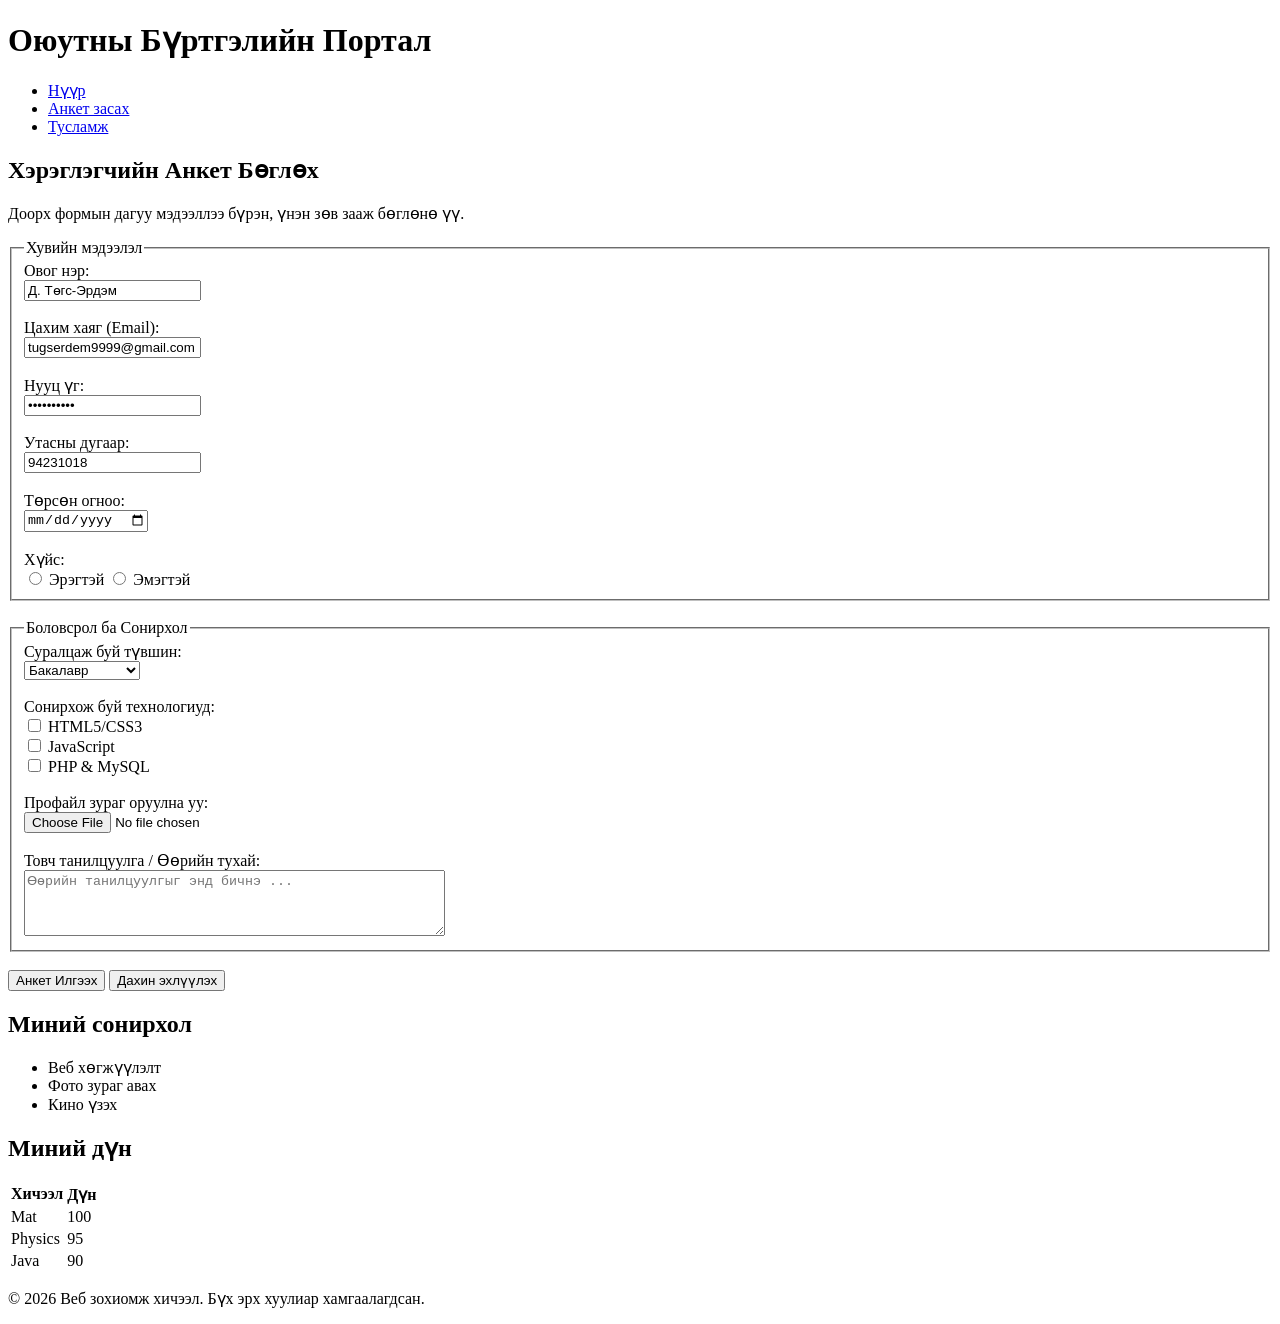
<file: index.html>
<!DOCTYPE html>
<html lang="mn">
<head>
    <meta charset="UTF-8">
    <meta name="viewport" content="width=device-width, initial-scale=1.0">
    <title>Лаборатори 02: Хэрэглэгчийн анкет</title>
</head>
<body>
 <!-- Вэбийн толгой хэсэг -->
 <header>
 <h1>Оюутны Бүртгэлийн Портал</h1>
 <!-- Навигацийн цэс -->
 <nav>
 <ul>
 <li><a href="../index.html">Нүүр</a></li>
 <li><a href="#">Анкет засах</a></li>
 <li><a href="#">Тусламж</a></li>
 </ul>
 </nav>
 </header>
 <!-- Үндсэн контент -->
 <main>
 <article>
 <section>
 <h2>Хэрэглэгчийн Анкет Бөглөх</h2>
 <p>Доорх формын дагуу мэдээллээ бүрэн, үнэн зөв зааж бөглөнө үү.</p>
<form action="#" method="GET" enctype="multipart/form-data">
 <!-- 1-р бүлэг: Хувийн мэдээлэл -->
 <fieldset>
 <legend>Хувийн мэдээлэл</legend>
 <label for="fullname">Овог нэр:</label><br>
 <input type="text" id="fullname" name="fullname" value="Д. Төгс-Эрдэм" placeholder="Д. Төгс-Эрдэм" required minlength="2"><br><br>
 
 <label for="email">Цахим хаяг (Email):</label><br>
 <input type="email" id="email" name="email" value="tugserdem9999@gmail.com" placeholder="example@domain.com" required><br><br>
 
 <label for="password">Нууц үг:</label><br>
 <input type="password" id="password" name="password" value="Tugsuu2007" required minlength="6"><br><br>
 
 <label for="phone">Утасны дугаар:</label><br>
 <input type="tel" id="phone" name="phone" pattern="[0-9]{8}" value="94231018" placeholder="88112233" required><br><br>
 
 <label for="dob">Төрсөн огноо:</label><br>
 <input type="date" id="dob" name="dob" required><br><br>
 
 <label>Хүйс:</label><br>
 <input type="radio" id="male" name="gender" value="male">
 <label for="male">Эрэгтэй</label>
 <input type="radio" id="female" name="gender" value="female">
 <label for="female">Эмэгтэй</label><br>
 </fieldset>
 <br>
 
 <!-- 2-р бүлэг: Мэргэжил ба Сургалтын мэдээлэл -->
 <fieldset>
 <legend>Боловсрол ба Сонирхол</legend>
 <label for="degree">Суралцаж буй түвшин:</label><br>
 <select id="degree" name="degree" required>
 <option value="">-- Сонгоно уу --</option>
 <option value="bachelor" selected>Бакалавр</option>
 <option value="master">Магистр</option>
 <option value="doctor">Докторант</option>
 </select><br><br>
 
 <label>Сонирхож буй технологиуд:</label><br>
 <input type="checkbox" id="html" name="skills" value="HTML">
 <label for="html">HTML5/CSS3</label><br>
 <input type="checkbox" id="js" name="skills" value="JavaScript">
 <label for="js">JavaScript</label><br>
 <input type="checkbox" id="php" name="skills" value="PHP">
 <label for="php">PHP & MySQL</label><br><br>
 
 <label for="avatar">Профайл зураг оруулна уу: </label><br>
 <input type="file" id="avatar" name="avatar" accept="image/*"><br><br>
 
 <label for="bio">Товч танилцуулга / Өөрийн тухай:</label><br>
 <textarea id="bio" name="bio" rows="4" cols="50" placeholder="Өөрийн танилцуулгыг энд бичнэ ..."></textarea><br>
 </fieldset>
 <br>
 <!-- Илгээх ба Арилгах товчлуурууд -->
 <button type="submit">Анкет Илгээх</button>
 <button type="reset">Дахин эхлүүлэх</button>
 </form>

 </section>
 </article>
 <!-- Сонирхлын жагсаалт -->
 <section>
 <h2>Миний сонирхол</h2>
 <ul>
 <li>Веб хөгжүүлэлт</li>
 <li>Фото зураг авах</li>
 <li>Кино үзэх</li>
 </ul>
 </section>

 <!-- Дүнгийн хүснэгт -->
 <section>
 <h2>Миний дүн</h2>
 <table>
 <thead>
 <tr>
 <th>Хичээл</th>
 <th>Дүн</th>
 </tr>
 </thead>
 <tbody>
 <tr>
 <td>Mat</td>
 <td>100</td>
 </tr>
 <tr>
 <td>Physics</td>
 <td>95</td>
 </tr>
 <tr>
 <td>Java</td>
 <td>90</td>
 </tr>
 </tbody>
 </table>
 </section>
 </main>
 <!-- Хөл хэсэг -->
 <footer>
 <p>&copy; 2026 Веб зохиомж хичээл. Бүх эрх хуулиар хамгаалагдсан.</p>
 </footer>
</body>
</html>
</file>
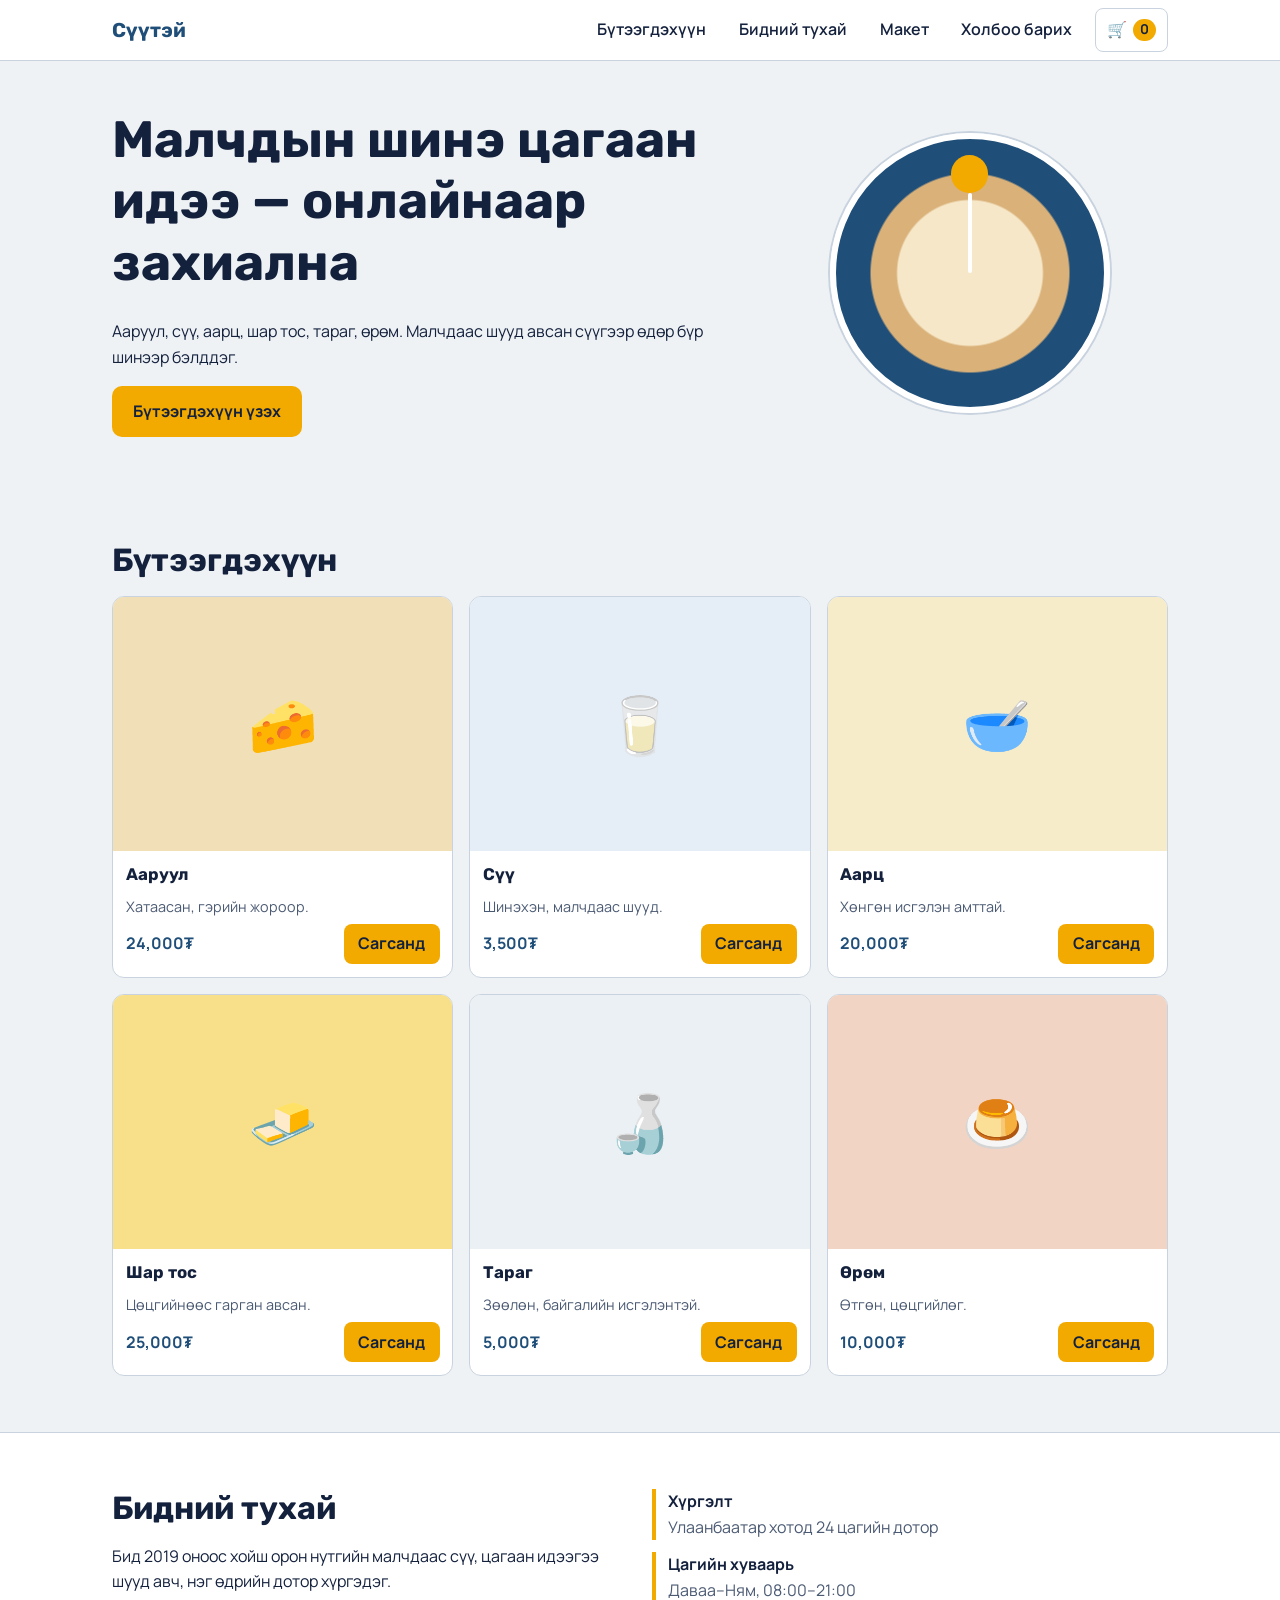
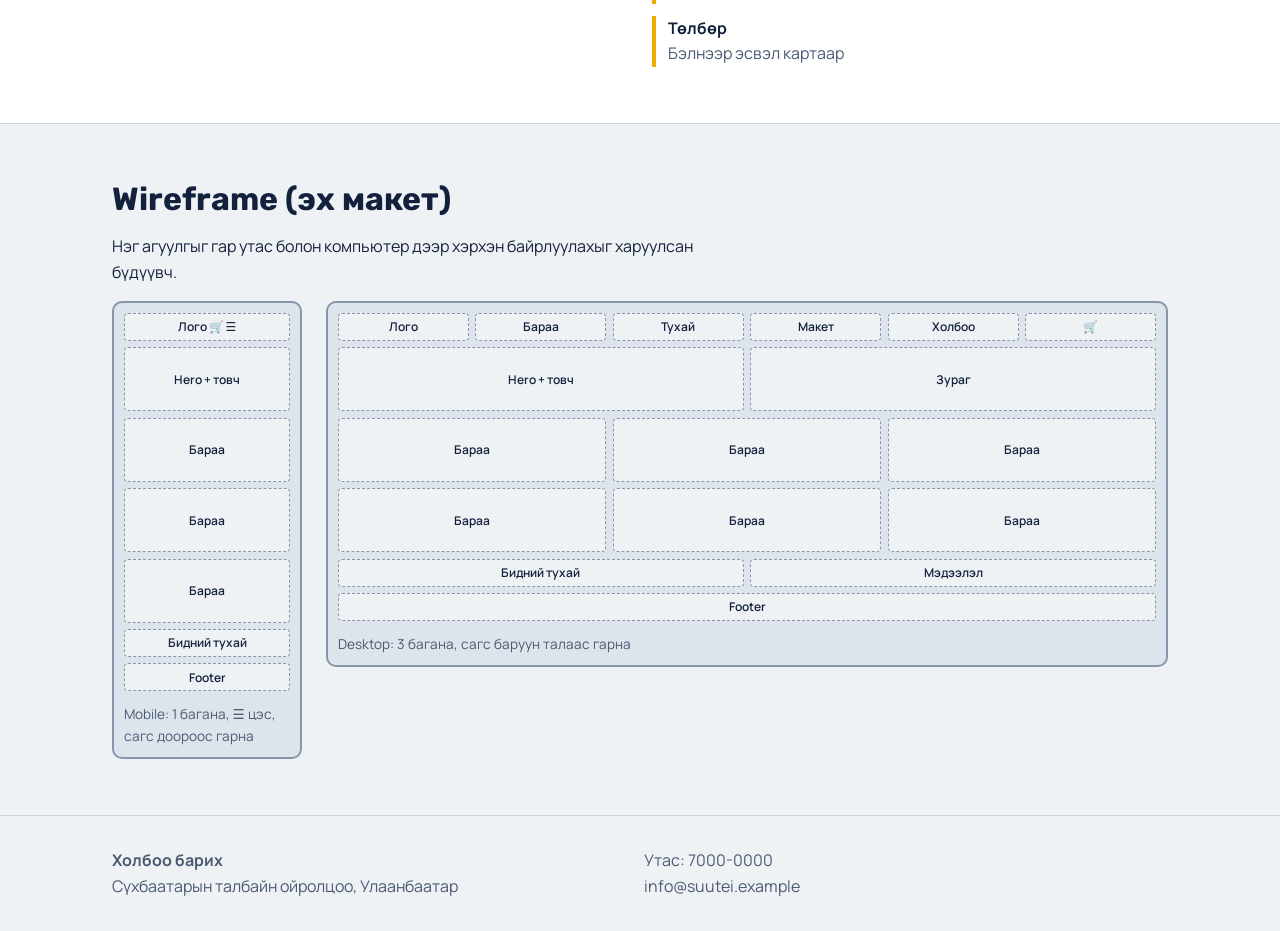
<file: lab05/index.html>
<!DOCTYPE html>
<html lang="mn">
<head>
<meta charset="utf-8">
<meta name="viewport" content="width=device-width, initial-scale=1, viewport-fit=cover">
<title>Сүүтэй – цагаан идээний дэлгүүр | Лаб 5</title>
<link href="https://fonts.googleapis.com/css2?family=Manrope:wght@400;600&family=Rubik:wght@500;700&display=swap" rel="stylesheet">
<style>
:root{
  --bg:#eef2f5; --surface:#ffffff; --ink:#14213d; --muted:#4b5a73;
  --brand:#1f4e79; --accent:#f2a900; --on-brand:#ffffff; --line:#c9d3df;
  --wf:#dde4ec; --wf-line:#8796ab;
  box-sizing:border-box;
  padding-top:env(safe-area-inset-top,0px);
  padding-bottom:env(safe-area-inset-bottom,0px);
}
@media (prefers-color-scheme:dark){
  :root:not([data-theme="light"]){
    color-scheme:dark;
    --bg:#0f1826; --surface:#18253a; --ink:#e8eef6; --muted:#a9b7cb;
    --brand:#7fb2e5; --accent:#f2b933; --on-brand:#0f1826; --line:#2d3f5a;
    --wf:#223350; --wf-line:#5f7391;
  }
}
:root[data-theme="dark"]{
  color-scheme:dark;
  --bg:#0f1826; --surface:#18253a; --ink:#e8eef6; --muted:#a9b7cb;
  --brand:#7fb2e5; --accent:#f2b933; --on-brand:#0f1826; --line:#2d3f5a;
  --wf:#223350; --wf-line:#5f7391;
}
html{scroll-padding-top:calc(env(safe-area-inset-top,0px) + 70px)}
*,*::before,*::after{box-sizing:border-box}
body{margin:0;background:var(--bg);color:var(--ink);font-family:"Manrope",system-ui,-apple-system,"Segoe UI",Arial,sans-serif;font-size:1rem;line-height:1.6;overflow-x:hidden}
body::before{content:"";position:fixed;inset:0 0 auto;height:env(safe-area-inset-top,0px);background:var(--surface);z-index:30}
img,svg{max-width:100%;height:auto}
h1,h2,h3{font-family:"Rubik","Manrope",system-ui,sans-serif;line-height:1.2;margin:0 0 .5em;overflow-wrap:anywhere}
h1{font-size:clamp(1.9rem,7vw,3.2rem);font-weight:700}
h2{font-size:clamp(1.4rem,4.5vw,2rem)}
h3{font-size:1.05rem;margin-bottom:.25em}
p{margin:0 0 1em;max-width:62ch}
a{color:inherit}
button{font:inherit;color:inherit}
:focus-visible{outline:3px solid var(--accent);outline-offset:2px}
.wrap{width:100%;max-width:1120px;margin-inline:auto;padding-inline:1rem}

/* Header + nav */
.site-header{position:sticky;top:env(safe-area-inset-top,0px);z-index:20;background:var(--surface);border-bottom:1px solid var(--line)}
.bar{display:flex;align-items:center;gap:.5rem;min-height:60px}
.logo{font-family:"Rubik",sans-serif;font-weight:700;font-size:1.25rem;text-decoration:none;color:var(--brand);margin-right:auto}
.icon-btn{display:inline-flex;align-items:center;justify-content:center;gap:.4rem;min-width:44px;height:44px;padding:0 .7rem;background:none;border:1px solid var(--line);border-radius:8px;cursor:pointer;font-weight:600}
.cart-count{background:var(--accent);color:#14213d;border-radius:999px;min-width:1.4rem;padding:0 .4rem;text-align:center;font-size:.85rem;font-weight:700}
.nav-toggle{flex-direction:column;gap:5px;padding:0 10px;display:inline-flex}
.nav-toggle span{display:block;width:100%;height:2px;background:var(--ink);transition:transform .2s,opacity .2s}
.nav-toggle[aria-expanded="true"] span:nth-child(1){transform:translateY(7px) rotate(45deg)}
.nav-toggle[aria-expanded="true"] span:nth-child(2){opacity:0}
.nav-toggle[aria-expanded="true"] span:nth-child(3){transform:translateY(-7px) rotate(-45deg)}
.nav{list-style:none;margin:0;padding:0;display:flex;gap:.25rem}
.nav a{display:block;padding:.6rem .9rem;text-decoration:none;border-radius:8px;font-weight:600}
.nav a:hover{background:var(--bg)}
@media (max-width:767px){
  .nav{display:none;flex-direction:column;position:absolute;left:0;right:0;top:100%;background:var(--surface);border-bottom:1px solid var(--line);padding:.5rem 1rem 1rem}
  .nav.open{display:flex}
  .nav a{padding:.9rem .5rem;border-bottom:1px solid var(--line);border-radius:0}
  .bar{position:relative}
  .bar .nav-wrap{display:contents}
}
@media (min-width:768px){ .nav-toggle{display:none} }

/* Hero */
.hero{padding-block:2rem}
.hero .wrap{display:grid;gap:1.5rem;align-items:center}
.btn{display:inline-block;background:var(--accent);color:#14213d;font-weight:700;text-decoration:none;padding:.8rem 1.3rem;border-radius:10px;border:0;cursor:pointer}
.cup{width:min(60vw,280px);aspect-ratio:1;margin-inline:auto;border-radius:50%;
  background:radial-gradient(circle at 50% 50%,#f6e7c8 0 38%,#d9b179 39% 52%,var(--brand) 53% 100%);
  border:6px solid var(--surface);box-shadow:0 0 0 2px var(--line);
  position:relative;cursor:pointer;touch-action:manipulation;transition:transform .8s cubic-bezier(.3,.7,.3,1)}
.cup::after{content:"";position:absolute;top:6%;left:50%;width:14%;aspect-ratio:1;margin-left:-7%;border-radius:50%;background:var(--accent)}
.cup::before{content:"";position:absolute;top:20%;left:50%;width:4px;height:30%;margin-left:-2px;border-radius:2px;background:var(--surface)}

/* Products */
section{padding-block:2rem}
.filters{display:flex;flex-wrap:wrap;gap:.5rem;margin:0 0 1.25rem;padding:0;list-style:none}
.chip{min-height:40px;padding:0 1rem;border:1px solid var(--line);border-radius:999px;background:var(--surface);cursor:pointer;font-weight:600}
.chip[aria-pressed="true"]{background:var(--brand);border-color:var(--brand);color:var(--on-brand)}
.cards{display:grid;grid-template-columns:minmax(0,1fr);gap:1rem;padding:0;margin:0;list-style:none}
.card{background:var(--surface);border:1px solid var(--line);border-radius:12px;overflow:hidden;display:flex;flex-direction:column;min-width:0}
.thumb{display:grid;place-items:center;aspect-ratio:16/9;font-size:3.5rem}
.card-body{padding:.8rem;display:flex;flex-direction:column;gap:.4rem;flex:1}
.card-body p{margin:0;font-size:.9rem;color:var(--muted)}
.card-foot{margin-top:auto;display:flex;flex-wrap:wrap;align-items:center;justify-content:space-between;gap:.5rem}
.price{font-weight:700;color:var(--brand)}
.add{min-height:40px;padding:0 .9rem;border:0;border-radius:8px;background:var(--accent);color:#14213d;font-weight:700;cursor:pointer}
.empty{color:var(--muted)}

/* About */
.about{background:var(--surface);border-block:1px solid var(--line)}
.about .wrap{display:grid;gap:1.5rem}
.facts{display:grid;gap:.75rem;margin:0}
.facts div{border-left:4px solid var(--accent);padding-left:.75rem}
.facts dt{font-weight:700}
.facts dd{margin:0;color:var(--muted)}

/* Cart drawer */
.scrim{position:fixed;inset:0;background:rgba(10,20,35,.5);z-index:40;opacity:0;visibility:hidden;transition:opacity .2s}
.scrim.show{opacity:1;visibility:visible}
.drawer{position:fixed;z-index:50;left:0;right:0;bottom:0;max-height:85%;background:var(--surface);border-radius:16px 16px 0 0;padding:1rem 1rem calc(1rem + env(safe-area-inset-bottom,0px));display:flex;flex-direction:column;gap:.75rem;transform:translateY(100%);visibility:hidden;transition:transform .25s,visibility .25s}
.drawer.show{transform:none;visibility:visible}
.drawer-head{display:flex;align-items:center;justify-content:space-between}
.drawer-head h2{margin:0;font-size:1.3rem}
.lines{list-style:none;margin:0;padding:0;overflow-y:auto;display:grid;gap:.6rem}
.line{display:grid;grid-template-columns:1fr auto;gap:.25rem .75rem;align-items:center;border-bottom:1px solid var(--line);padding-bottom:.6rem}
.line .qty{display:inline-flex;align-items:center;gap:.4rem}
.qty button{width:36px;height:36px;border:1px solid var(--line);border-radius:8px;background:var(--bg);cursor:pointer;font-weight:700}
.total{display:flex;justify-content:space-between;font-weight:700;font-size:1.1rem}
.notice{min-height:1.4em;margin:0;color:var(--brand);font-weight:600}

/* Wireframe */
.wf-set{display:flex;flex-wrap:wrap;gap:1.5rem;align-items:flex-start}
.wf{background:var(--wf);border:2px solid var(--wf-line);border-radius:10px;padding:.6rem;display:grid;gap:.4rem;font-size:.75rem;margin:0}
.wf b{display:grid;place-items:center;border:1.5px dashed var(--wf-line);border-radius:4px;background:var(--bg);min-height:28px;padding:.15rem .3rem;text-align:center;font-weight:600;overflow-wrap:anywhere}
.wf .row{display:grid;gap:.4rem;grid-template-columns:repeat(var(--n,1),minmax(0,1fr))}
.wf .tall{min-height:64px}
.wf-mobile{width:min(100%,190px)}
.wf-desktop{flex:1 1 320px;min-width:0}
.wf-cap{display:block;margin-top:.4rem;color:var(--muted);font-size:.85rem}

.site-footer{padding-block:2rem;color:var(--muted);border-top:1px solid var(--line)}
.site-footer .wrap{display:grid;gap:.5rem}

/* Tablet ≥768px */
@media (min-width:768px){
  .wrap{padding-inline:2rem}
  .hero{padding-block:3rem}
  .hero .wrap{grid-template-columns:1.2fr .8fr}
  .cards{grid-template-columns:repeat(2,minmax(0,1fr))}
  .thumb{aspect-ratio:4/3}
  .about .wrap{grid-template-columns:1fr 1fr}
  .site-footer .wrap{grid-template-columns:1fr 1fr}
  .drawer{left:auto;top:env(safe-area-inset-top,0px);bottom:0;width:380px;max-height:none;border-radius:16px 0 0 16px;transform:translateX(100%)}
}
/* Desktop ≥1024px */
@media (min-width:1024px){
  .cards{grid-template-columns:repeat(3,minmax(0,1fr))}
  .hero .wrap{gap:4rem}
  section{padding-block:3.5rem}
}
@media (prefers-reduced-motion:reduce){*{transition:none!important}}
</style>
</head>
<body>

<header class="site-header">
  <div class="wrap bar">
    <a class="logo" href="#top">Сүүтэй</a>
    <ul class="nav" id="nav">
      <li><a href="#products">Бүтээгдэхүүн</a></li>
      <li><a href="#about">Бидний тухай</a></li>
      <li><a href="#wireframe">Макет</a></li>
      <li><a href="#contact">Холбоо барих</a></li>
    </ul>
    <button class="icon-btn" id="cart-open" type="button" aria-label="Сагс нээх">🛒 <span class="cart-count" id="cart-count">0</span></button>
    <button class="icon-btn nav-toggle" type="button" aria-expanded="false" aria-controls="nav" aria-label="Цэс нээх"><span></span><span></span><span></span></button>
  </div>
</header>

<main id="top">
  <div class="hero">
    <div class="wrap">
      <div>
        <h1>Малчдын шинэ цагаан идээ — онлайнаар захиална</h1>
        <p>Ааруул, сүү, аарц, шар тос, тараг, өрөм. Малчдаас шууд авсан сүүгээр өдөр бүр шинээр бэлддэг.</p>
        <a class="btn" href="#products">Бүтээгдэхүүн үзэх</a>
      </div>
      <div class="cup" tabindex="0" role="img" aria-label="Сүүний аяга. Хүрэхэд эргэнэ"></div>
    </div>
  </div>

  <section id="products">
    <div class="wrap">
      <h2>Бүтээгдэхүүн</h2>
      <ul class="cards" id="cards"></ul>
    </div>
  </section>

  <section class="about" id="about">
    <div class="wrap">
      <div>
        <h2>Бидний тухай</h2>
        <p>Бид 2019 оноос хойш орон нутгийн малчдаас сүү, цагаан идээгээ шууд авч, нэг өдрийн дотор хүргэдэг.</p>
      </div>
      <dl class="facts">
        <div><dt>Хүргэлт</dt><dd>Улаанбаатар хотод 24 цагийн дотор</dd></div>
        <div><dt>Цагийн хуваарь</dt><dd>Даваа–Ням, 08:00–21:00</dd></div>
        <div><dt>Төлбөр</dt><dd>Бэлнээр эсвэл картаар</dd></div>
      </dl>
    </div>
  </section>

  <section id="wireframe">
    <div class="wrap">
      <h2>Wireframe (эх макет)</h2>
      <p>Нэг агуулгыг гар утас болон компьютер дээр хэрхэн байрлуулахыг харуулсан бүдүүвч.</p>
      <div class="wf-set">
        <figure class="wf wf-mobile" aria-label="Гар утасны wireframe">
          <b>Лого 🛒 ☰</b>
          <b class="tall">Hero + товч</b>
          <b class="tall">Бараа</b><b class="tall">Бараа</b><b class="tall">Бараа</b>
          <b>Бидний тухай</b>
          <b>Footer</b>
          <figcaption class="wf-cap">Mobile: 1 багана, ☰ цэс, сагс доороос гарна</figcaption>
        </figure>
        <figure class="wf wf-desktop" aria-label="Компьютерын wireframe">
          <div class="row" style="--n:6"><b>Лого</b><b>Бараа</b><b>Тухай</b><b>Макет</b><b>Холбоо</b><b>🛒</b></div>
          <div class="row" style="--n:2"><b class="tall">Hero + товч</b><b class="tall">Зураг</b></div>
          <div class="row" style="--n:3"><b class="tall">Бараа</b><b class="tall">Бараа</b><b class="tall">Бараа</b></div>
          <div class="row" style="--n:3"><b class="tall">Бараа</b><b class="tall">Бараа</b><b class="tall">Бараа</b></div>
          <div class="row" style="--n:2"><b>Бидний тухай</b><b>Мэдээлэл</b></div>
          <b>Footer</b>
          <figcaption class="wf-cap">Desktop: 3 багана, сагс баруун талаас гарна</figcaption>
        </figure>
      </div>
    </div>
  </section>
</main>

<footer class="site-footer" id="contact">
  <div class="wrap">
    <div><strong>Холбоо барих</strong><br>Сүхбаатарын талбайн ойролцоо, Улаанбаатар</div>
    <div>Утас: 7000-0000<br>info@suutei.example</div>
  </div>
</footer>

<div class="scrim" id="scrim"></div>
<aside class="drawer" id="drawer" aria-label="Сагс" aria-hidden="true">
  <div class="drawer-head"><h2>Сагс</h2><button class="icon-btn" id="cart-close" type="button" aria-label="Сагс хаах">✕</button></div>
  <ul class="lines" id="lines"></ul>
  <div class="total"><span>Нийт</span><span id="total">0₮</span></div>
  <button class="btn" id="checkout" type="button">Захиалах</button>
  <p class="notice" id="notice" role="status"></p>
</aside>

<script>
(function(){
  var PRODUCTS=[
    {id:1,name:'Ааруул',price:24000,desc:'Хатаасан, гэрийн жороор.',icon:'🧀',bg:'#f1dfb8'},
    {id:2,name:'Сүү',price:3500,desc:'Шинэхэн, малчдаас шууд.',icon:'🥛',bg:'#e5eef7'},
    {id:3,name:'Аарц',price:20000,desc:'Хөнгөн исгэлэн амттай.',icon:'🥣',bg:'#f7ecc9'},
    {id:4,name:'Шар тос',price:25000,desc:'Цөцгийнөөс гарган авсан.',icon:'🧈',bg:'#f8e08a'},
    {id:5,name:'Тараг',price:5000,desc:'Зөөлөн, байгалийн исгэлэнтэй.',icon:'🍶',bg:'#eaf0f4'},
    {id:6,name:'Өрөм',price:10000,desc:'Өтгөн, цөцгийлөг.',icon:'🍮',bg:'#f2d4c4'}
  ];
  var cart={};
  try{var saved=JSON.parse(localStorage.getItem('suutei-dairy-cart')||'{}'); if(saved&&typeof saved==='object')cart=saved;}catch(e){}

  var $=function(id){return document.getElementById(id)};
  function money(n){return n.toLocaleString('en-US')+'₮'}
  function find(id){return PRODUCTS.filter(function(p){return p.id==id})[0]}
  function save(){try{localStorage.setItem('suutei-dairy-cart',JSON.stringify(cart))}catch(e){}}

  function renderCards(){
    var list=PRODUCTS;
    $('cards').innerHTML=list.map(function(p){
      return '<li class="card"><div class="thumb" style="background:'+p.bg+'" aria-hidden="true">'+p.icon+'</div>'+
        '<div class="card-body"><h3>'+p.name+'</h3><p>'+p.desc+'</p>'+
        '<div class="card-foot"><span class="price">'+money(p.price)+'</span>'+
        '<button class="add" type="button" data-add="'+p.id+'">Сагсанд</button></div></div></li>';
    }).join('');
  }
  function renderCart(){
    var ids=Object.keys(cart).filter(function(k){return cart[k]>0&&find(k)});
    var count=0,total=0;
    $('lines').innerHTML=ids.length?ids.map(function(k){
      var p=find(k),q=cart[k];count+=q;total+=q*p.price;
      return '<li class="line"><div><strong>'+p.name+'</strong><br><span class="price">'+money(p.price*q)+'</span></div>'+
        '<div class="qty"><button type="button" data-dec="'+k+'" aria-label="Хасах">−</button><span>'+q+'</span><button type="button" data-inc="'+k+'" aria-label="Нэмэх">+</button></div></li>';
    }).join(''):'<li class="empty">Сагс хоосон байна. Бүтээгдэхүүнээс сонгоно уу.</li>';
    $('cart-count').textContent=count;
    $('total').textContent=money(total);
    $('checkout').disabled=!count;
    save();
  }
  function openCart(open){
    $('drawer').classList.toggle('show',open);
    $('scrim').classList.toggle('show',open);
    $('drawer').setAttribute('aria-hidden',!open);
    if(open)$('notice').textContent='';
  }

  document.addEventListener('click',function(e){
    var t=e.target.closest('button'); if(!t)return;
    if(t.dataset.add){cart[t.dataset.add]=(cart[t.dataset.add]||0)+1;renderCart();}
    else if(t.dataset.inc){cart[t.dataset.inc]++;renderCart();}
    else if(t.dataset.dec){cart[t.dataset.dec]=Math.max(0,cart[t.dataset.dec]-1);renderCart();}
  });
  $('cart-open').addEventListener('click',function(){openCart(true)});
  $('cart-close').addEventListener('click',function(){openCart(false)});
  $('scrim').addEventListener('click',function(){openCart(false)});
  document.addEventListener('keydown',function(e){if(e.key==='Escape')openCart(false)});
  $('checkout').addEventListener('click',function(){
    cart={};renderCart();$('notice').textContent='Захиалга бүртгэгдлээ. Бид тантай холбогдоно.';
  });

  // Нав цэс (mobile)
  var btn=document.querySelector('.nav-toggle'), nav=$('nav');
  function setNav(open){
    nav.classList.toggle('open',open);
    btn.setAttribute('aria-expanded',open);
    btn.setAttribute('aria-label',open?'Цэс хаах':'Цэс нээх');
  }
  btn.addEventListener('click',function(){setNav(!nav.classList.contains('open'))});
  nav.addEventListener('click',function(e){if(e.target.tagName==='A')setNav(false)});
  window.addEventListener('resize',function(){if(window.innerWidth>=768)setNav(false)});

  // Аяга: хүрэхэд эргэнэ
  var cup=document.querySelector('.cup'),angle=0,busy=false;
  function spin(){if(busy)return;busy=true;angle+=360;cup.style.transform='rotate('+angle+'deg)';setTimeout(function(){busy=false},800)}
  cup.addEventListener('pointerenter',spin);
  cup.addEventListener('click',spin);
  cup.addEventListener('keydown',function(e){if(e.key==='Enter'||e.key===' '){e.preventDefault();spin()}});

  renderCards();renderCart();
})();
</script>
</body>
</html>
</file>
